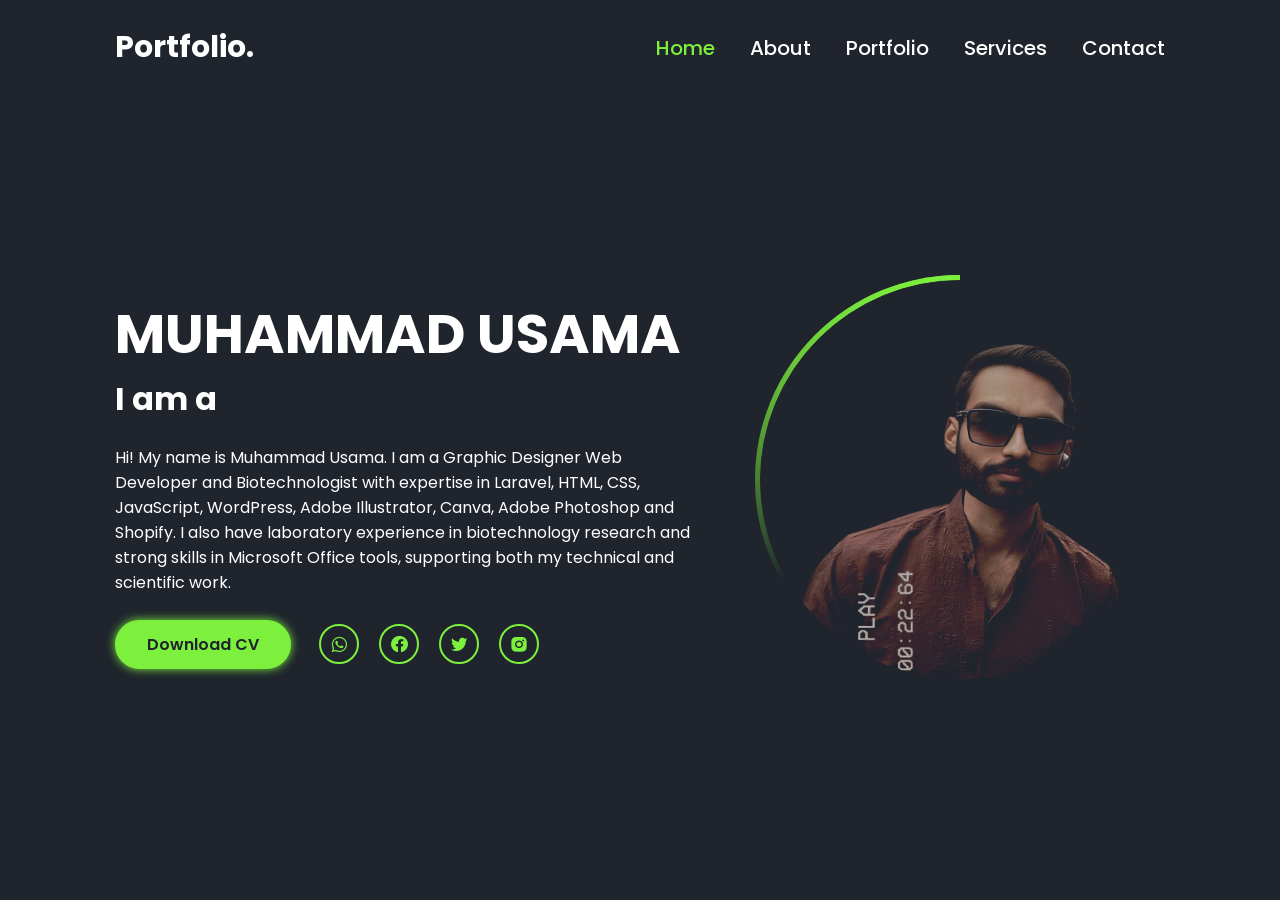
<file: index.html>
<!DOCTYPE html>
<html lang="en">

<head>
    <meta charset="UTF-8">
    <meta name="viewport" content="width=device-width, initial-scale=1.0">
    <title>Usama's Portfolio</title>
    <link href='https://unpkg.com/boxicons@2.1.4/css/boxicons.min.css' rel='stylesheet'>
    <link rel="stylesheet" href="style.css">
</head>

<body>
    <nav class="navbar">
        <a href="#" class="logo">Portfolio.</a>
        <ul>
            <li><a href="index.html" class="active">Home</a></li>
            <li><a href="About.html">About</a></li>
            <li><a href="Portfolio.html">Portfolio</a></li>
            <li><a href="Services.html">Services</a></li>
            <li><a href="Contact.html">Contact</a></li>
        </ul>
    </nav>
    <div class="barsanimation">
        <div class="bar" style="--i:6;"></div>
        <div class="bar" style="--i:5;"></div>
        <div class="bar" style="--i:4;"></div>
        <div class="bar" style="--i:3;"></div>
        <div class="bar" style="--i:2;"></div>
        <div class="bar" style="--i:1;"></div>
    </div>
    <section class="home">
        <div class="info">
            <h1>MUHAMMAD USAMA</h1>
            <h2>I am a
                <span style="--i:5;" data-text="Backend Developer">Backend Developer</span>
                <span style="--i:4;" data-text="Frontend Developer">Frontend Developer</span>
                <span style="--i:3;" data-text="Graphic Designer">Graphic Designer</span>
                <span style="--i:2;" data-text="Pathology Lab Associate">Pathology Lab Associate</span>
                <span style="--i:1;" data-text="Video Editor">Video Editor</span>
                <span style="--i:0;" data-text="Biotechnologist">Biotechnologist</span>
            </h2>
            <p>Hi! My name is Muhammad Usama. I am a Graphic Designer Web Developer and Biotechnologist with expertise
                in Laravel, HTML, CSS, JavaScript, WordPress, Adobe Illustrator, Canva, Adobe Photoshop and Shopify. I
                also have laboratory experience in biotechnology research and strong skills in Microsoft Office tools,
                supporting both my technical and scientific work.</p>
            <div class="Btn">
                <a href="USAMA's CV.pdf.pdf" class="btn">Download CV</a>
                <div class="sci">
                    <a href="https://wa.me/+923219104910"><i class='bx bxl-whatsapp'></i></a>
                    <a href="https://www.facebook.com/share/17CzJxNbLt/"><i class='bx bxl-facebook-circle'></i></a>
                    <a href="#"><i class='bx bxl-twitter'></i></a>
                    <a href="https://www.instagram.com/muhammadusama9163?igsh=MW5mYWZvdTZmeG5qMA=="><i
                            class='bx bxl-instagram-alt'></i></a>
                </div>
            </div>
        </div>
        <div class="homeimg">
            <div class="imgbox">
                <div class="imgitem">
                    <img src="USAMA.png" alt="">
                </div>
            </div>
        </div>
    </section>

</body>

</html>
</file>
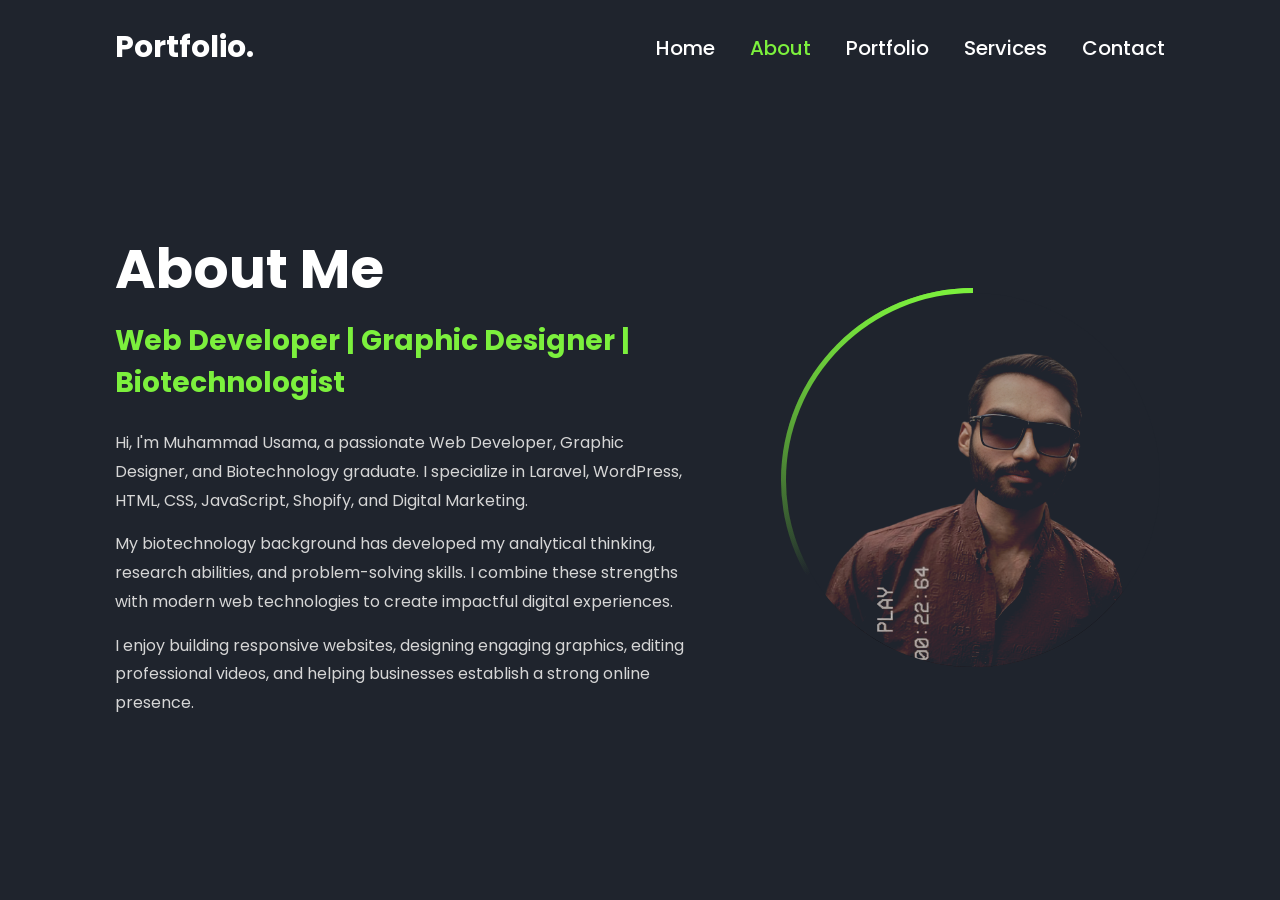
<file: About.html>
<!DOCTYPE html>
<html lang="en">

<head>
    <meta charset="UTF-8">
    <meta name="viewport" content="width=device-width, initial-scale=1.0">
    <title>Usama's Portfolio</title>
    <link href='https://unpkg.com/boxicons@2.1.4/css/boxicons.min.css' rel='stylesheet'>
    <link rel="stylesheet" href="style2.css">
</head>

<body>
    <nav class="navbar">
        <a href="#" class="logo">Portfolio.</a>
        <ul>
            <li><a href="index.html">Home</a></li>
            <li><a href="about.html" class="active">About</a></li>
            <li><a href="portfolio.html">Portfolio</a></li>
            <li><a href="services.html">Services</a></li>
            <li><a href="contact.html">Contact</a></li>
        </ul>
    </nav>
    <div class="barsanimation">
        <div class="bar" style="--i:6;"></div>
        <div class="bar" style="--i:5;"></div>
        <div class="bar" style="--i:4;"></div>
        <div class="bar" style="--i:3;"></div>
        <div class="bar" style="--i:2;"></div>
        <div class="bar" style="--i:1;"></div>
    </div>
  <section class="about">

    <div class="about-content">
        <h1>About Me</h1>

        <h3>Web Developer | Graphic Designer | Biotechnologist</h3>

        <p>
            Hi, I'm Muhammad Usama, a passionate Web Developer, Graphic Designer,
            and Biotechnology graduate. I specialize in Laravel, WordPress,
            HTML, CSS, JavaScript, Shopify, and Digital Marketing.
        </p>

        <p>
            My biotechnology background has developed my analytical thinking,
            research abilities, and problem-solving skills. I combine these
            strengths with modern web technologies to create impactful digital
            experiences.
        </p>

        <p>
            I enjoy building responsive websites, designing engaging graphics,
            editing professional videos, and helping businesses establish a
            strong online presence.
        </p>

    

    </div>

    <div class="aboutimg">
        <div class="imgbox">
            <div class="imgitem">
                <img src="USAMA.png" alt="Muhammad Usama">
            </div>
        </div>
    </div>

</section>

</body>

</html>
</file>
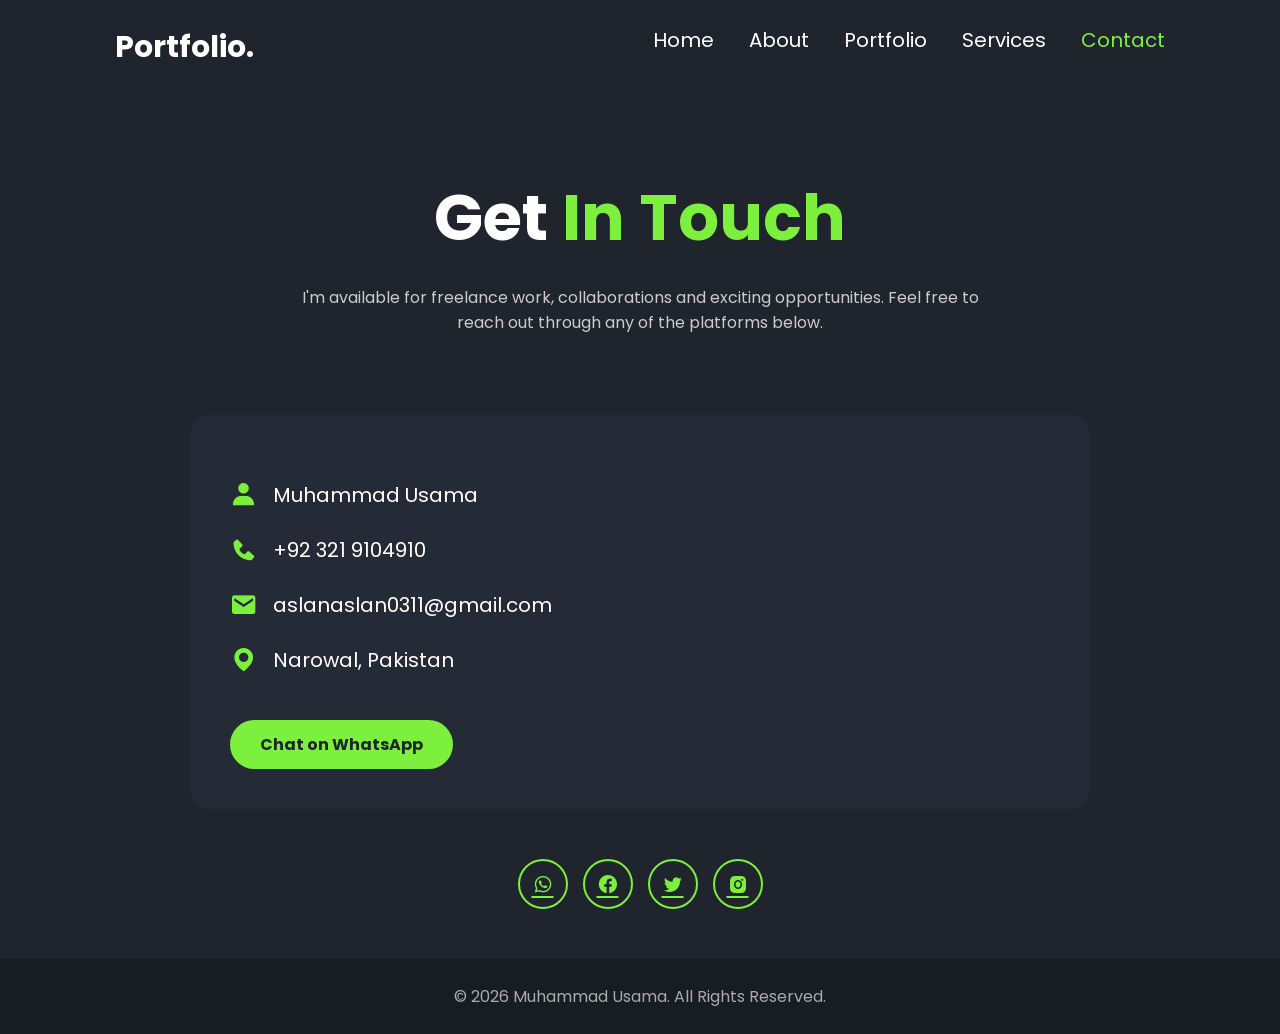
<file: Contact.html>
<!DOCTYPE html>
<html>

<head>
    <meta charset="UTF-8">
    <meta name="viewport" content="width=device-width,initial-scale=1">
    <title>Contact</title>
    <link href='https://unpkg.com/boxicons@2.1.4/css/boxicons.min.css' rel='stylesheet'>
    <style>
        @import url('https://fonts.googleapis.com/css2?family=Poppins:wght@300;400;600;700&display=swap');

        * {
            margin: 0;
            padding: 0;
            box-sizing: border-box;
            font-family: Poppins, sans-serif
        }

        body {
            background: #1f242d;
            color: #fff
        }

        .navbar {
            position: fixed;
            top: 0;
            left: 0;
            width: 100%;
            padding: 25px 9%;
            display: flex;
            justify-content: space-between;
            background: #1f242d;
            z-index: 100
        }

        .logo {
            font-size: 30px;
            font-weight: 700;
            color: #fff;
            text-decoration: none
        }

        ul {
            display: flex;
            list-style: none
        }

        li {
            margin-left: 35px
        }

        li a {
            text-decoration: none;
            color: #fff;
            font-size: 20px
        }

        li a:hover,
        .active {
            color: #7cf03d
        }

        .bars {
            position: fixed;
            inset: 0;
            display: flex;
            z-index: -1
        }

        .bar {
            flex: 1;
            background: #1f242d;
            transform: translateY(-100%);
            animation: s .5s forwards
        }

        .bar:nth-child(1) {
            animation-delay: .6s
        }

        .bar:nth-child(2) {
            animation-delay: .5s
        }

        .bar:nth-child(3) {
            animation-delay: .4s
        }

        .bar:nth-child(4) {
            animation-delay: .3s
        }

        .bar:nth-child(5) {
            animation-delay: .2s
        }

        .bar:nth-child(6) {
            animation-delay: .1s
        }

        @keyframes s {
            to {
                transform: translateY(0)
            }
        }

        .hero {
            text-align: center;
            padding: 170px 20px 60px
        }

        .hero h1 {
            font-size: 64px
        }

        .hero span {
            color: #7cf03d
        }

        .hero p {
            max-width: 700px;
            margin: 20px auto;
            color: #ccc
        }

        .info {
            width: 80%;
            max-width: 900px;
            margin: auto;
            background: #252b36;
            padding: 40px;
            border-radius: 20px
        }

        .item {
            display: flex;
            align-items: center;
            margin: 25px 0;
            font-size: 20px
        }

        .item i {
            font-size: 28px;
            color: #7cf03d;
            margin-right: 15px
        }

        .btn {
            display: inline-block;
            margin-top: 20px;
            padding: 12px 30px;
            background: #7cf03d;
            border-radius: 40px;
            color: #1f242d;
            text-decoration: none;
            font-weight: 700
        }

        .social {
            display: flex;
            justify-content: center;
            gap: 15px;
            padding: 50px
        }

        .social a {
            display: flex;
            width: 50px;
            height: 50px;
            border: 2px solid #7cf03d;
            border-radius: 50%;
            justify-content: center;
            align-items: center;
            color: #7cf03d;
            font-size: 22px
        }

        .social a:hover {
            background: #7cf03d;
            color: #1f242d
        }

        footer {
            text-align: center;
            padding: 25px;
            background: #181c23;
            color: #aaa
        }

        @media(max-width:768px) {
            ul {
                display: none
            }

            .hero h1 {
                font-size: 42px
            }

            .info {
                width: 92%
            }
        }
    </style>
</head>

<body>
    <nav class="navbar"><a class="logo" href="index.html">Portfolio.</a>
        <ul>
            <li><a href="index.html">Home</a></li>
            <li><a href="About.html">About</a></li>
            <li><a href="Portfolio.html">Portfolio</a></li>
            <li><a href="Services.html">Services</a></li>
            <li><a class="active" href="Contact.html">Contact</a></li>
        </ul>
    </nav>
    <div class="bars">
        <div class=bar></div>
        <div class=bar></div>
        <div class=bar></div>
        <div class=bar></div>
        <div class=bar></div>
        <div class=bar></div>
    </div>
    <section class="hero">
        <h1>Get <span>In Touch</span></h1>
        <p>I'm available for freelance work, collaborations and exciting opportunities. Feel free to reach out through
            any of the platforms below.</p>
    </section>
    <section class="info">
        <div class="item"><i class='bx bxs-user'></i>Muhammad Usama</div>
        <div class="item"><i class='bx bxs-phone'></i>+92 321 9104910</div>
        <div class="item"><i class='bx bxs-envelope'></i>aslanaslan0311@gmail.com</div>
        <div class="item"><i class='bx bxs-map'></i>Narowal, Pakistan</div>
        <a class="btn" target="_blank" href="https://wa.me/+923219104910">Chat on WhatsApp</a>
    </section>
    <div class="social">
        <a target="_blank" href="https://wa.me/+923219104910"><i class='bx bxl-whatsapp'></i></a>
        <a target="_blank" href="https://www.facebook.com/share/17CzJxNbLt/"><i class='bx bxl-facebook-circle'></i></a>
        <a href="#"><i class='bx bxl-twitter'></i></a>
        <a target="_blank" href="https://www.instagram.com/muhammadusama9163?igsh=MW5mYWZvdTZmeG5qMA=="><i
                class='bx bxl-instagram-alt'></i></a>
    </div>
    <footer>© 2026 Muhammad Usama. All Rights Reserved.</footer>
</body>

</html>
</file>
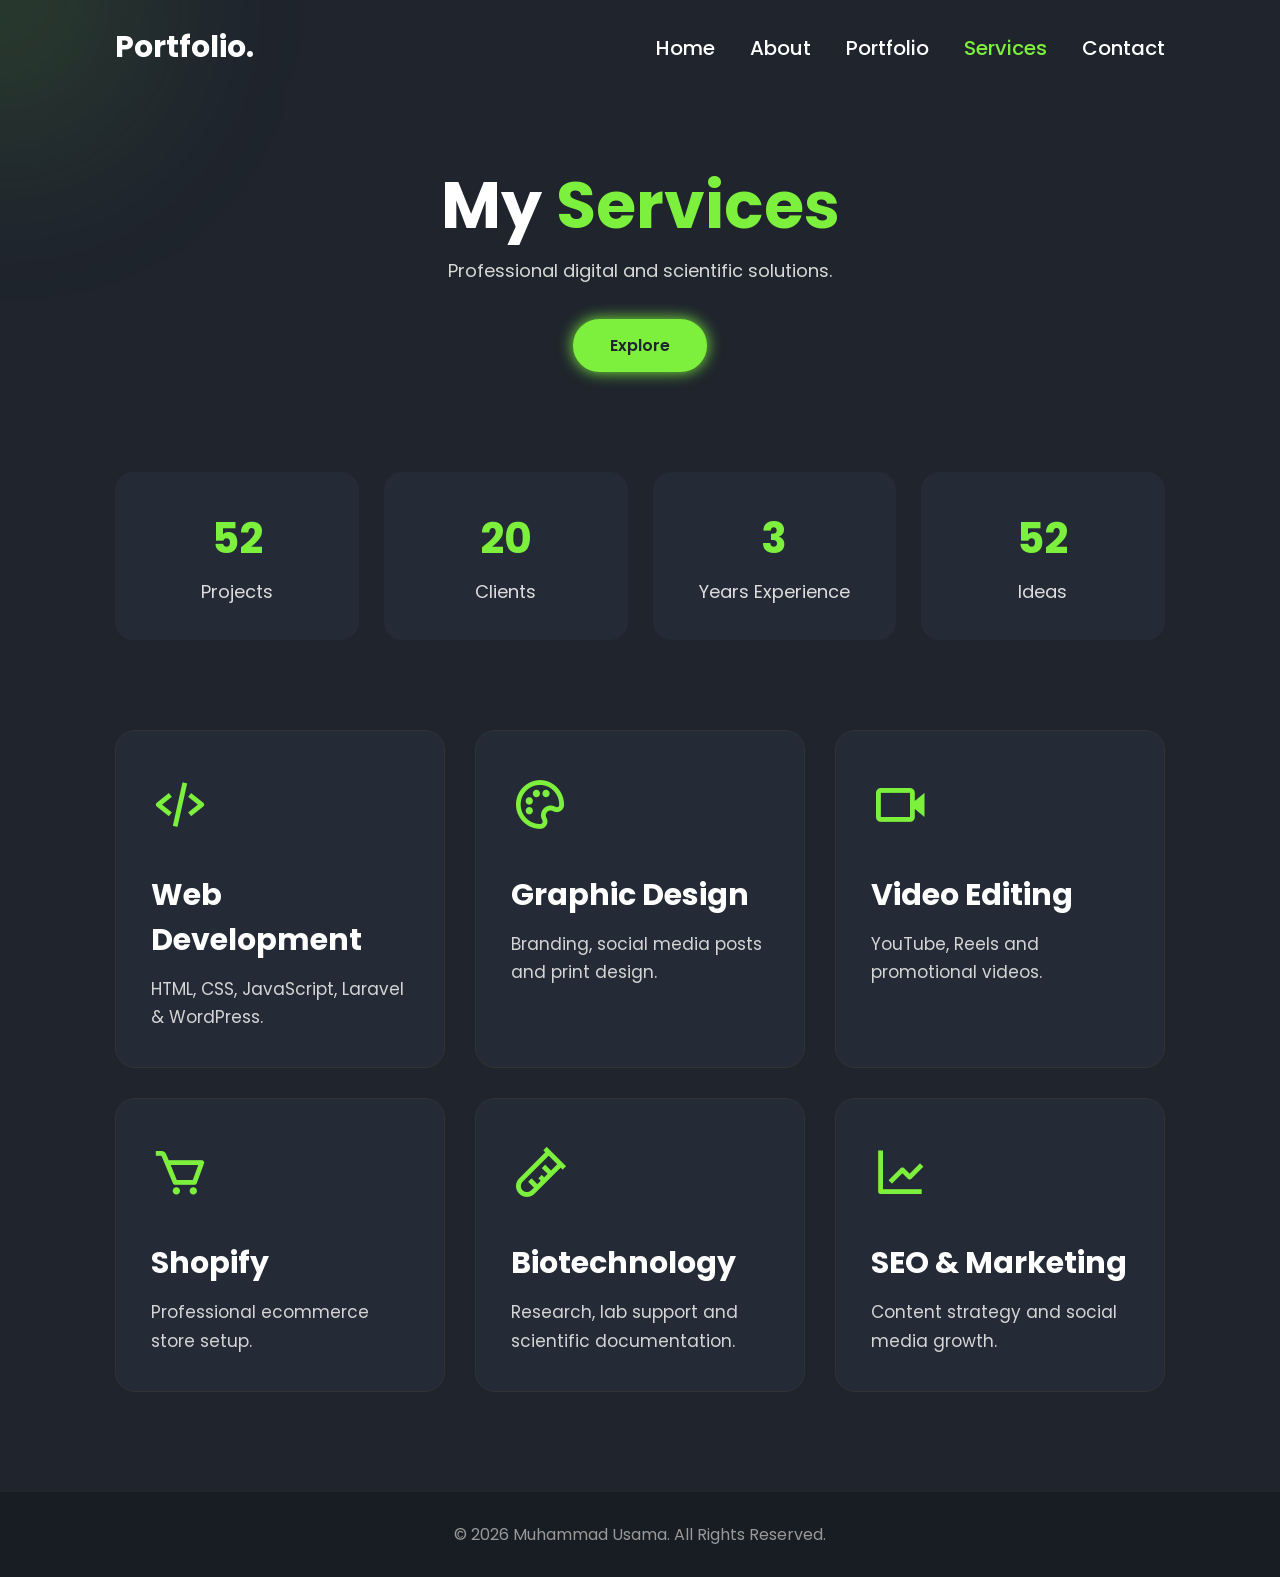
<file: Services.html>
<!DOCTYPE html>
<html lang="en">

<head>
    <meta charset="UTF-8">
    <meta name="viewport" content="width=device-width,initial-scale=1.0">
    <title>Services | Muhammad Usama</title>
    <link href='https://unpkg.com/boxicons@2.1.4/css/boxicons.min.css' rel='stylesheet'>
    <style>
        @import url('https://fonts.googleapis.com/css2?family=Poppins:wght@100;200;300;400;500;600;700;800;900&display=swap');

*{
    margin:0;
    padding:0;
    box-sizing:border-box;
    font-family:'Poppins',sans-serif;
}

html{
    scroll-behavior:smooth;
}

body{
    background:#1f242d;
    color:#fff;
    overflow-x:hidden;
}

a{
    text-decoration:none;
    color:#fff;
}

/*==================== NAVBAR ====================*/

.navbar{
    position:fixed;
    top:0;
    left:0;
    width:100%;
    padding:25px 9%;
    display:flex;
    justify-content:space-between;
    align-items:center;
    z-index:1000;

    visibility:hidden;
    opacity:0;
    animation:showcontent 1.2s forwards;
}

@keyframes showcontent{
    to{
        visibility:visible;
        opacity:1;
    }
}

.logo{
    font-size:30px;
    font-weight:700;
}

.navbar ul{
    display:flex;
    align-items:center;
}

.navbar ul li{
    list-style:none;
    margin-left:35px;
}

.navbar ul li a{
    font-size:20px;
    font-weight:500;
    transition:.35s;
}

.navbar ul li a:hover,
.navbar ul li a.active{
    color:#7cf03d;
}

/*==================== HERO ====================*/

.hero{
    padding:170px 9% 80px;
    text-align:center;
}

.hero h1{
    font-size:65px;
    line-height:1.1;
    margin-bottom:15px;
}

.hero span{
    color:#7cf03d;
}

.hero p{
    color:#d8d8d8;
    font-size:18px;
    margin-bottom:35px;
}

.btn{
    display:inline-block;
    padding:12px 35px;
    border-radius:40px;
    background:#7cf03d;
    border:2px solid #7cf03d;
    color:#1f242d;
    font-weight:600;
    box-shadow:0 0 15px #7cf03d;
    transition:.4s;
}

.btn:hover{
    background:transparent;
    color:#7cf03d;
    box-shadow:none;
}

/*==================== STATS ====================*/

.stats{
    width:82%;
    margin:20px auto 90px;
    display:grid;
    grid-template-columns:repeat(4,1fr);
    gap:25px;
}

.stat{
    background:#252b36;
    border-radius:18px;
    padding:35px;
    text-align:center;
    transition:.35s;
}

.stat:hover{
    transform:translateY(-8px);
    box-shadow:0 0 20px rgba(124,240,61,.35);
}

.stat h2{
    font-size:42px;
    color:#7cf03d;
    margin-bottom:8px;
}

.stat p{
    font-size:18px;
    color:#ddd;
}

/*==================== SERVICES ====================*/

.grid{
    width:82%;
    margin:auto;
    display:grid;
    grid-template-columns:repeat(auto-fit,minmax(300px,1fr));
    gap:30px;
    padding-bottom:100px;
}

.card{
    background:#252b36;
    border:1px solid #333;
    border-radius:20px;
    padding:35px;
    transition:.4s;
}

.card:hover{
    transform:translateY(-12px);
    border-color:#7cf03d;
    box-shadow:0 0 25px rgba(124,240,61,.25);
}

.icon{
    font-size:58px;
    color:#7cf03d;
    margin-bottom:20px;
}

.card h2{
    font-size:30px;
    margin-bottom:12px;
}

.card p{
    font-size:17px;
    line-height:1.7;
    color:#d4d4d4;
}

/*==================== FOOTER ====================*/

footer{
    background:#181c23;
    color:#999;
    text-align:center;
    padding:30px;
}

/*==================== SCROLL ANIMATION ====================*/

.reveal{
    opacity:0;
    transform:translateY(40px);
    transition:1s;
}

.show{
    opacity:1;
    transform:translateY(0);
}

/*==================== CURSOR GLOW ====================*/

.glow{
    position:fixed;
    width:280px;
    height:280px;
    border-radius:50%;
    background:#7cf03d22;
    filter:blur(90px);
    pointer-events:none;
    transform:translate(-50%,-50%);
    z-index:-1;
}

/*==================== RESPONSIVE ====================*/

@media(max-width:1100px){

    .stats{
        grid-template-columns:repeat(2,1fr);
    }

}

@media(max-width:900px){

    .navbar{
        padding:20px 6%;
    }

    .hero{
        padding:150px 6% 70px;
    }

    .hero h1{
        font-size:52px;
    }

    .card h2{
        font-size:26px;
    }

}

@media(max-width:768px){

    .navbar ul{
        display:none;
    }

    .hero h1{
        font-size:42px;
    }

    .hero p{
        font-size:16px;
    }

    .stats{
        grid-template-columns:1fr;
    }

    .grid{
        grid-template-columns:1fr;
    }

}

@media(max-width:480px){

    .logo{
        font-size:26px;
    }

    .hero{
        padding:130px 20px 60px;
    }

    .hero h1{
        font-size:34px;
    }

    .btn{
        padding:10px 28px;
    }

    .card{
        padding:30px;
    }

    .card h2{
        font-size:24px;
    }

}
    </style>
   
</head>

<body>
    <div class="glow"></div>
   <nav class="navbar">
    <a href="index.html" class="logo">Portfolio.</a>

    <ul>
        <li><a href="index.html">Home</a></li>
        <li><a href="About.html">About</a></li>
        <li><a href="Portfolio.html">Portfolio</a></li>
        <li><a href="Services.html" class="active">Services</a></li>
        <li><a href="Contact.html">Contact</a></li>
    </ul>
</nav>
    <section class="hero reveal">
        <h1>My <span class="green">Services</span></h1>
        <p>Professional digital and scientific solutions.</p><a class="btn" href="#services">Explore</a>
    </section>
    <section class="stats reveal">
        <div class="stat">
            <h2 class="count" data-n="250 ">0</h2>
            <p>Projects</p>
        </div>
        <div class="stat">
            <h2 class="count" data-n="20">0</h2>
            <p>Clients</p>
        </div>
        <div class="stat">
            <h2 class="count" data-n="3">0</h2>
            <p>Years Experience</p>
        </div>
        <div class="stat">
            <h2 class="count" data-n="1000">0</h2>
            <p>Ideas</p>
        </div>
    </section>
    <section id="services" class="grid">
        <div class="card reveal">
            <div class="icon"><i class='bx bx-code-alt'></i></div>
            <h2>Web Development</h2>
            <p>HTML, CSS, JavaScript, Laravel & WordPress.</p>
        </div>
        <div class="card reveal">
            <div class="icon"><i class='bx bx-palette'></i></div>
            <h2>Graphic Design</h2>
            <p>Branding, social media posts and print design.</p>
        </div>
        <div class="card reveal">
            <div class="icon"><i class='bx bx-video'></i></div>
            <h2>Video Editing</h2>
            <p>YouTube, Reels and promotional videos.</p>
        </div>
        <div class="card reveal">
            <div class="icon"><i class='bx bx-cart'></i></div>
            <h2>Shopify</h2>
            <p>Professional ecommerce store setup.</p>
        </div>
        <div class="card reveal">
            <div class="icon"><i class='bx bx-test-tube'></i></div>
            <h2>Biotechnology</h2>
            <p>Research, lab support and scientific documentation.</p>
        </div>
        <div class="card reveal">
            <div class="icon"><i class='bx bx-line-chart'></i></div>
            <h2>SEO & Marketing</h2>
            <p>Content strategy and social media growth.</p>
        </div>
    </section>
    <footer>© 2026 Muhammad Usama. All Rights Reserved.</footer>
    <script>
        const g = document.querySelector('.glow');
        addEventListener('mousemove', e => { g.style.left = e.clientX + 'px'; g.style.top = e.clientY + 'px'; });
        const io = new IntersectionObserver(es => es.forEach(x => { if (x.isIntersecting) x.target.classList.add('show') }), { threshold: .2 });
        document.querySelectorAll('.reveal').forEach(e => io.observe(e));
        document.querySelectorAll('.count').forEach(c => { let t = +c.dataset.n, n = 0; let i = setInterval(() => { n++; c.textContent = n; if (n >= t) clearInterval(i) }, 25); });
    </script>
</body>

</html>
</file>
<file: style.css>
@import url('https://fonts.googleapis.com/css2?family=Martel+Sans:wght@800&family=Poppins:ital,wght@0,100;0,200;0,300;0,400;0,500;0,600;0,700;0,800;0,900;1,100;1,200;1,300;1,400;1,500;1,600;1,700;1,800;1,900&display=swap');

*{
    margin: 0;
    padding: 0;
    box-sizing: border-box;
    font-family: 'Poppins',sans-serif;
}
body{
    /* background: #1f242d; */
}
a{
    text-decoration: none;
    color: #fff;
}
.navbar{
    position: fixed;
    top: 0;
    left: 0;
    width: 100%;
    padding: 25px 9%;
    /* background: slateblue; */
    display: flex;
    justify-content: space-between;
    align-items: center;
    z-index: 100;
    visibility: hidden;
    opacity: 0;
    animation: showcontent 1.5s linear forwards;
    animation-delay: 1.2s;
}
@keyframes showcontent{
    100%{
        visibility: visible;
        opacity: 1;
    }
}
.navbar .logo{
    font-size: 30px;
    font-weight: 700;
}
.navbar ul{
    display: flex;
}
.navbar ul li{
    list-style: none;
    margin-left: 35px;
}
.navbar ul li a{
    font-size: 20px;
    font-weight: 500;
    transition: 0.5s;
}
.navbar ul li:hover a
{
    color: #7cf03d;
}
.active {
    color: #7cf03d;
}
.home{
    display: flex;
    align-items: center;
    height: 100vh;
    gap: 50px;
    padding: 60px 9% 0;
    color: #fff;
    visibility: hidden;
    opacity: 0;
    animation: showcontent 1.5s linear forwards;
    animation-delay: 1.6s;
}
.info h1{
    font-size: 55px;
}

.info h2{
     position: relative;
      display: block;
    font-size: 32px;
    height: 50px;   /* Reserve space for animated text */
    margin-bottom: 20px;
}

.info h2 span{
    position: absolute;
    margin-left: 10px;
    opacity: 0;
    color: transparent;
    -webkit-text-stroke: .7px #7cf03d;

    /* 6 items × 4s = 24s */
    animation: displaytext 24s linear infinite;
    animation-delay: calc(-4s * var(--i));
}

@keyframes displaytext{
    /* Each item visible for 1/6 of the cycle */
    0%, 16.66%{
        opacity: 1;
    }

    16.67%, 100%{
        opacity: 0;
    }
}

.info h2 span::before{
    content: attr(data-text);
    position: absolute;
    width: 0;
    border-right: 2px solid #7cf03d;
    color: #7cf03d;
    white-space: nowrap;
    overflow: hidden;

    /* Typing animation */
    animation: filltext 4s linear infinite;
}

@keyframes filltext{
    0%, 10%{
        width: 0;
    }

    70%, 90%{
        width: 100%;
    }

    100%{
        width: 0;
    }
}
.info h2{
    min-width: 500px;
}
.info p{
    font-size: 16px;
    margin: 10px 0 25px;
}
.info .Btn{
    display: flex;
    align-items: center;

}
.btn{
    display:inline-block;
    padding: 10px 30px;
    background: #7cf03d;
    border: 2px solid #7cf03d;
    border-radius: 40px;
    box-shadow: 0 0 10px #7cf03d;
    font-size: 16px;
    color: #1f242d;
    font-weight: 600;
    transition: 0.5s;
}
.btn:hover{
    background: transparent;
    color: #7cf03d;
    box-shadow: none;
}
.info .Btn .sci{
    margin-left: 20px;

}
.info .Btn .sci a{
    display: inline-flex;
    padding: 8px;
    border: 2px solid #7cf03d;
    border-radius: 50%;
    font-size: 20px;
    color: #7cf03d;
    margin: 0 8px;
    transition: 0.5s;
}
.info .Btn .sci a:hover{
    background: #7cf03d;
    color: #1f242d;
    box-shadow: 0 0 10px #7cf03d;
}
.homeimg .imgbox{
    position: relative;
    width: 32vw;
    height: 32vw;
    /* background: red; */
    border-radius: 50%;
    padding: 5px;
    display: flex;
    justify-content: center;
    align-items: center;
    overflow: hidden;
}
.homeimg .imgbox::before,
.homeimg .imgbox::after {
    content: '';
    position: absolute;
    width: 500px;
    height: 500px;
    background: conic-gradient(transparent, transparent, transparent, #7cf03d);
    transform: rotate(0deg);
    animation: rotateborders 10s linear infinite;
}
@keyframes rotateborders{
    100%{
        transform: rotate(360deg);

    }
    
}
.homeimg .imgbox::after {
    animation-delay: -5s;
}
.homeimg .imgbox .imgitem{
    position: relative;
    width: 100%;
    height: 100%;
    background: #1f242d;
    border-radius: 50%;
    display: flex;
    justify-content: center;
    overflow: hidden;
    z-index: 1;
    border: .1px solid #1f242d;
}
.homeimg .imgbox .imgitem img{
    position: absolute;
    display: block;
    width: 85%;
    object-fit: cover;
    top: 20px;
    mix-blend-mode: lighten;
}
.barsanimation{
    position: absolute;
    width: 100%;
    height: 100%;
    display: flex;
    z-index: -1;
}
.barsanimation .bar{
    width: 100%;
    height: 100%;
    background: #1f242d;
    transform: translateY(-100%);
    animation: showbars .5s ease-in-out forwards;
    animation-delay: calc(.1s * var(--i));
}
@keyframes showbars{
    100%{
        transform: translateY(0%);

    }
}
/* ---------- RESPONSIVE DESIGN ---------- */
@media (max-width: 1200px) {
    .home {
        gap: 30px;
        padding: 50px 6%;
    }
    .info h1 { font-size: 45px; }
    .info h2 { font-size: 28px; }
    .homeimg .imgbox {
        width: 38vw;
        height: 38vw;
    }
}

@media (max-width: 945px) {
    /* remove fixed vh to prevent white gaps */
    body {
        min-height: 100%; 
        background: #1f242d;
    }
    .navbar {
        padding: 20px 6%;
    }
    .navbar ul li a { font-size: 18px; }
    .home {
        flex-direction: column;
        text-align: center;
        padding: 80px 6% 50px;
        min-height: 100%; /* keeps full coverage */
    }
    .info h1 { font-size: 40px; }
    .info h2 { font-size: 24px; }
    .info p { font-size: 15px; }
    .homeimg .imgbox {
        width: 45vw;
        height: 45vw;
    }
    .info .Btn {
        flex-direction: column;
        gap: 15px;
    }
    .info .Btn .sci { margin-left: 0; }
}

@media (max-width: 768px) {

    ul{
        display: none;
    }
    .info h1{
        top: 20px;
    }
    
    .home {
        padding: 60px 5% 40px;
    }
    .info h1 { font-size: 32px; }
    .info h2 { font-size: 20px; }
    .info p { font-size: 14px; }
    .homeimg .imgbox {
        width: 60vw;
        height: 60vw;
    }
}

@media (max-width: 480px) {
    .info h1 { font-size: 26px; }
    .info h2 { font-size: 18px; }
    .info p { font-size: 13px; }
    .btn {
        padding: 8px 20px;
        font-size: 14px;
    }
    .info .Btn .sci a {
        font-size: 18px;
        margin: 0 5px;
    }
    .homeimg .imgbox {
        width: 75vw;
        height: 75vw;
    }
}

/* ---------- KEEP BARS ANIMATION UNCHANGED ---------- */
.bars {
    transform: translateY(100%);   /* start off screen */
    animation: showbars 0.6s ease forwards;
}
@keyframes showbars {
    100% { transform: translateY(0%); }
}
</file>
<file: style2.css>
@import url('https://fonts.googleapis.com/css2?family=Martel+Sans:wght@800&family=Poppins:ital,wght@0,100;0,200;0,300;0,400;0,500;0,600;0,700;0,800;0,900;1,100;1,200;1,300;1,400;1,500;1,600;1,700;1,800;1,900&display=swap');

*{
    margin: 0;
    padding: 0;
    box-sizing: border-box;
    font-family: 'Poppins',sans-serif;
}
body{
    /* background: #1f242d; */
}
a{
    text-decoration: none;
    color: #fff;
}
.navbar{
    position: fixed;
    top: 0;
    left: 0;
    width: 100%;
    padding: 25px 9%;
    /* background: slateblue; */
    display: flex;
    justify-content: space-between;
    align-items: center;
    z-index: 100;
    visibility: hidden;
    opacity: 0;
    animation: showcontent 1.5s linear forwards;
    animation-delay: 1.2s;
}
@keyframes showcontent{
    100%{
        visibility: visible;
        opacity: 1;
    }
}
.navbar .logo{
    font-size: 30px;
    font-weight: 700;
}
.navbar ul{
    display: flex;
}
.navbar ul li{
    list-style: none;
    margin-left: 35px;
}
.navbar ul li a{
    font-size: 20px;
    font-weight: 500;
    transition: 0.5s;
}
.navbar ul li:hover a
{
    color: #7cf03d;
}
.active {
    color: #7cf03d;
}
.home{
    display: flex;
    align-items: center;
    height: 100vh;
    gap: 50px;
    padding: 60px 9% 0;
    color: #fff;
     visibility: hidden;
    opacity: 0;
    animation: showcontent 1.5s linear forwards;
    animation-delay: 1.6s;
}
.info h2 span{
    position: relative;
    display: inline-block;
    color: transparent;
    -webkit-text-stroke: .7px #7cf03d;
    animation: displaytext 16s linear infinite;
    animation-delay: calc(-4s * var(--i));
}
@keyframes displaytext{
    25%,100%{
     display: none;       
    }
}
.info h2 span::before {
    content: attr(data-text);
    position: absolute;
    width: 0;
    border-right: 2px solid #7cf03d;
    color: #7cf03d;
    white-space: nowrap;
    overflow: hidden;
    animation: filltext 4s linear infinite;
}
@keyframes filltext{
    10%,100%{
        width: 0;
    }
    70%,90%{
        width: 100%;
    }
}
.info h1{
    font-size: 55px;
}
.info h2{
    display: inline-block;
    font-size: 32px;
    margin-top: -10px;
    /* background: slateblue; */
}
.info p{
    font-size: 16px;
    margin: 10px 0 25px;
}
.info .Btn{
    display: flex;
    align-items: center;

}
.btn{
    display:inline-block;
    padding: 10px 30px;
    background: #7cf03d;
    border: 2px solid #7cf03d;
    border-radius: 40px;
    box-shadow: 0 0 10px #7cf03d;
    font-size: 16px;
    color: #1f242d;
    font-weight: 600;
    transition: 0.5s;
}
.btn:hover{
    background: transparent;
    color: #7cf03d;
    box-shadow: none;
}
.info .Btn .sci{
    margin-left: 20px;

}
.info .Btn .sci a{
    display: inline-flex;
    padding: 8px;
    border: 2px solid #7cf03d;
    border-radius: 50%;
    font-size: 20px;
    color: #7cf03d;
    margin: 0 8px;
    transition: 0.5s;
}
.info .Btn .sci a:hover{
    background: #7cf03d;
    color: #1f242d;
    box-shadow: 0 0 10px #7cf03d;
}
.homeimg .imgbox{
    position: relative;
    width: 32vw;
    height: 32vw;
    /* background: red; */
    border-radius: 50%;
    padding: 5px;
    display: flex;
    justify-content: center;
    align-items: center;
    overflow: hidden;
}
.homeimg .imgbox::before,
.homeimg .imgbox::after {
    content: '';
    position: absolute;
    width: 500px;
    height: 500px;
    background: conic-gradient(transparent, transparent, transparent, #7cf03d);
    transform: rotate(0deg);
    animation: rotateborders 10s linear infinite;
}
@keyframes rotateborders{
    100%{
        transform: rotate(360deg);

    }
    
}
.homeimg .imgbox::after {
    animation-delay: -5s;
}
.homeimg .imgbox .imgitem{
    position: relative;
    width: 100%;
    height: 100%;
    background: #1f242d;
    border-radius: 50%;
    display: flex;
    justify-content: center;
    overflow: hidden;
    z-index: 1;
    border: .1px solid #1f242d;
}
.homeimg .imgbox .imgitem img{
    position: absolute;
    display: block;
    width: 85%;
    object-fit: cover;
    top: 20px;
    mix-blend-mode: lighten;
}
.barsanimation{
    position: absolute;
    width: 100%;
    height: 100%;
    display: flex;
    z-index: -1;
}
.barsanimation .bar{
    width: 100%;
    height: 100%;
    background: #1f242d;
    transform: translateY(-100%);
    animation: showbars .5s ease-in-out forwards;
    animation-delay: calc(.1s * var(--i));
}
@keyframes showbars{
    100%{
        transform: translateY(0%);

    }
}
/* ---------- RESPONSIVE DESIGN ---------- */
@media (max-width: 1200px) {
    .home {
        gap: 30px;
        padding: 50px 6%;
    }
    .info h1 { font-size: 45px; }
    .info h2 { font-size: 28px; }
    .homeimg .imgbox {
        width: 38vw;
        height: 38vw;
    }
}

@media (max-width: 945px) {
    /* remove fixed vh to prevent white gaps */
    body {
        min-height: 100%; 
        background: #1f242d;
    }
    .navbar {
        padding: 20px 6%;
    }
    .navbar ul li a { font-size: 18px; }
    .home {
        flex-direction: column;
        text-align: center;
        padding: 80px 6% 50px;
        min-height: 100%; /* keeps full coverage */
    }
    .info h1 { font-size: 40px; }
    .info h2 { font-size: 24px; }
    .info p { font-size: 15px; }
    .homeimg .imgbox {
        width: 45vw;
        height: 45vw;
    }
    .info .Btn {
        flex-direction: column;
        gap: 15px;
    }
    .info .Btn .sci { margin-left: 0; }
}

@media (max-width: 768px) {

    ul{
        display: none;
    }
    .info h1{
        top: 20px;
    }
    
    .home {
        padding: 60px 5% 40px;
    }
    .info h1 { font-size: 32px; }
    .info h2 { font-size: 20px; }
    .info p { font-size: 14px; }
    .homeimg .imgbox {
        width: 60vw;
        height: 60vw;
    }
}

@media (max-width: 480px) {
    .info h1 { font-size: 26px; }
    .info h2 { font-size: 18px; }
    .info p { font-size: 13px; }
    .btn {
        padding: 8px 20px;
        font-size: 14px;
    }
    .info .Btn .sci a {
        font-size: 18px;
        margin: 0 5px;
    }
    .homeimg .imgbox {
        width: 75vw;
        height: 75vw;
    }
}

/* ---------- KEEP BARS ANIMATION UNCHANGED ---------- */
.bars {
    transform: translateY(100%);   /* start off screen */
    animation: showbars 0.6s ease forwards;
}
@keyframes showbars {
    100% { transform: translateY(0%); }
}
/* ================= ABOUT PAGE ================= */

.about{
    display: flex;
    align-items: center;
    justify-content: space-between;
    min-height: 100vh;
    padding: 120px 9% 60px;
    gap: 80px;
    color: #fff;

    visibility: hidden;
    opacity: 0;
    animation: showcontent 1.5s linear forwards;
    animation-delay: 1.6s;
}

.about-content{
    flex: 1;
}

.about-content h1{
    font-size: 55px;
    margin-bottom: 10px;
}

.about-content h3{
    font-size: 28px;
    color: #7cf03d;
    margin-bottom: 25px;
}

.about-content p{
    font-size: 16px;
    line-height: 1.8;
    margin-bottom: 15px;
    color: #d6d6d6;
}

.aboutimg .imgbox{
    position: relative;
    width: 30vw;
    height: 30vw;
    border-radius: 50%;
    padding: 5px;
    display: flex;
    justify-content: center;
    align-items: center;
    overflow: hidden;
}

.aboutimg .imgbox::before,
.aboutimg .imgbox::after{
    content: '';
    position: absolute;
    width: 500px;
    height: 500px;
    background: conic-gradient(
        transparent,
        transparent,
        transparent,
        #7cf03d
    );
    animation: rotateborders 10s linear infinite;
}

.aboutimg .imgbox::after{
    animation-delay: -5s;
}

.aboutimg .imgbox .imgitem{
    position: relative;
    width: 100%;
    height: 100%;
    background: #1f242d;
    border-radius: 50%;
    display: flex;
    justify-content: center;
    overflow: hidden;
    z-index: 1;
}

.aboutimg .imgbox .imgitem img{
    position: absolute;
    width: 85%;
    object-fit: cover;
    top: 20px;
    mix-blend-mode: lighten;
}

/* Responsive */

@media(max-width:945px){

    .about{
        flex-direction: column-reverse;
        text-align: center;
        padding-top: 120px;
    }

    .aboutimg .imgbox{
        width: 45vw;
        height: 45vw;
    }

    .about-content h1{
        font-size: 40px;
    }

    .about-content h3{
        font-size: 22px;
    }
}

@media(max-width:768px){

    .aboutimg .imgbox{
        width: 60vw;
        height: 60vw;
    }

    .about-content h1{
        font-size: 32px;
    }
}

@media(max-width:480px){

    .aboutimg .imgbox{
        width: 75vw;
        height: 75vw;
    }

    .about-content h1{
        font-size: 26px;
    }

    .about-content h3{
        font-size: 18px;
    }

    .about-content p{
        font-size: 14px;
    }
}
</file>
